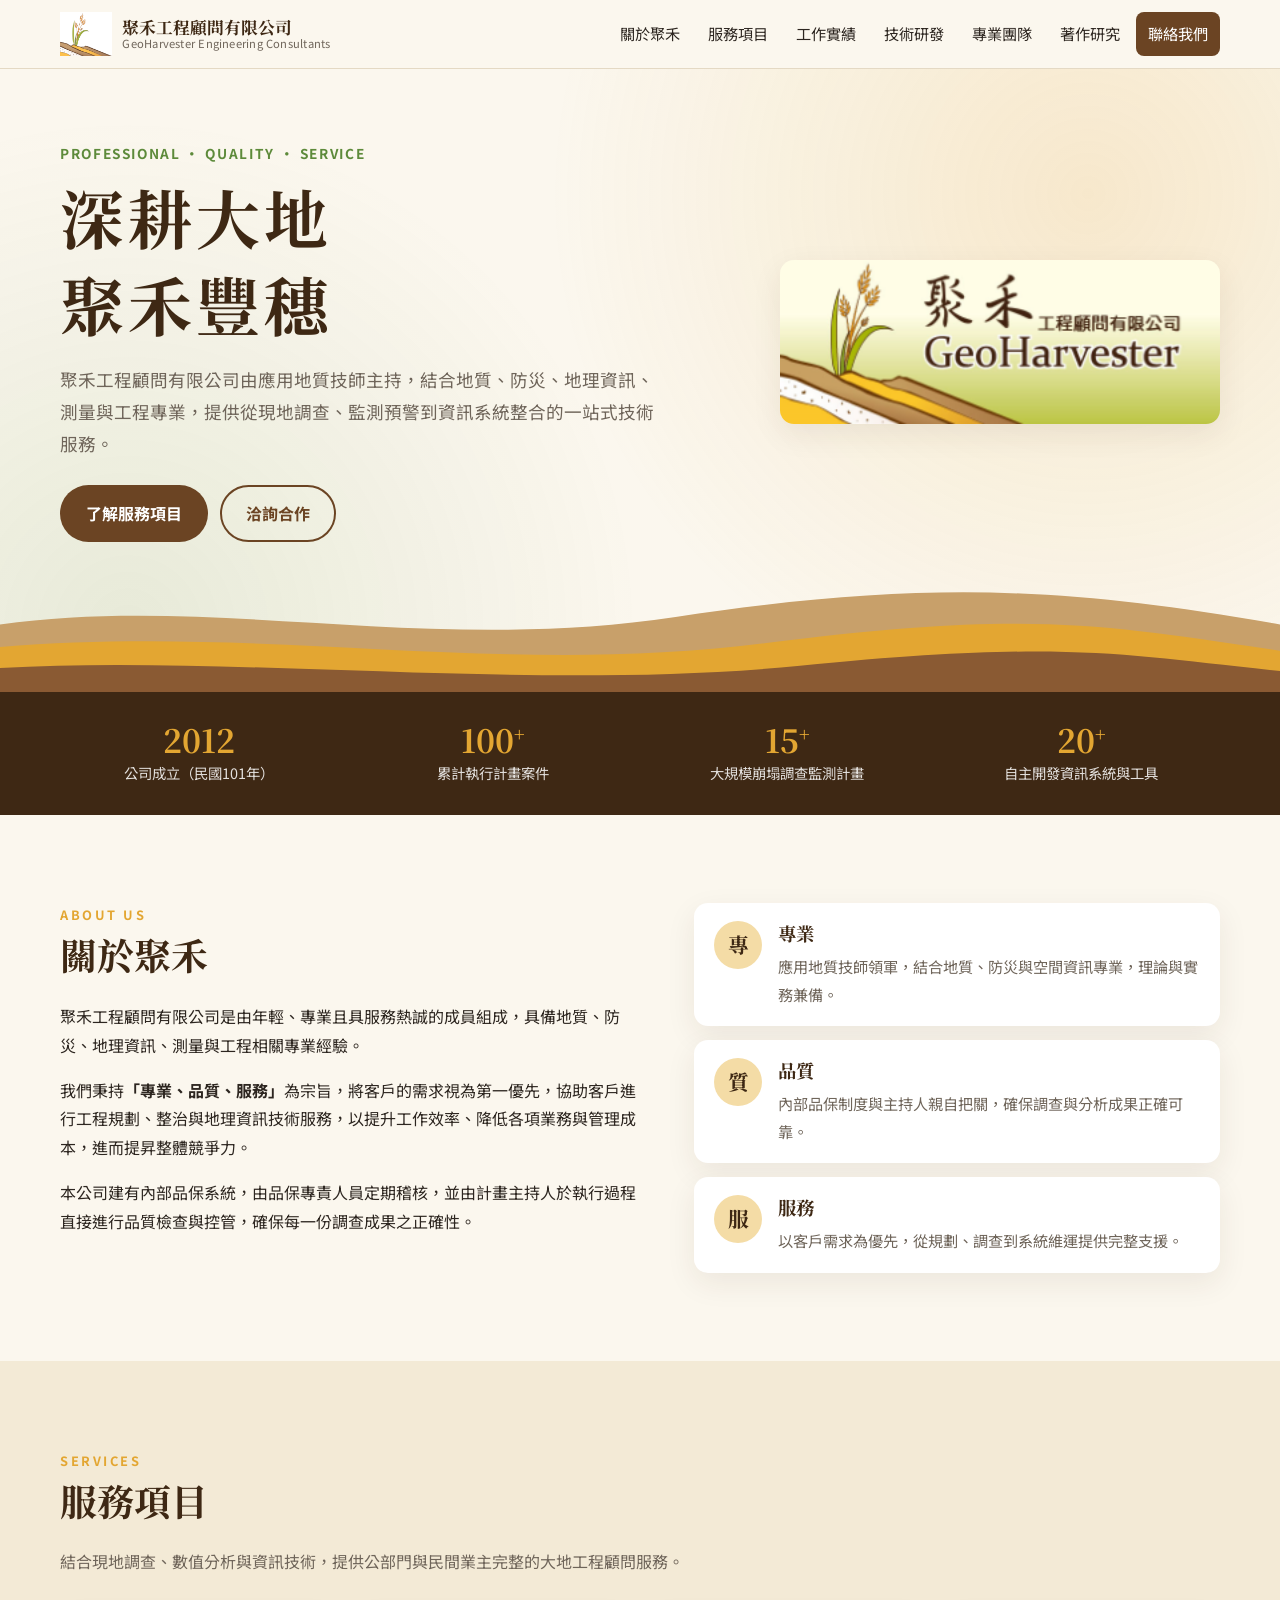
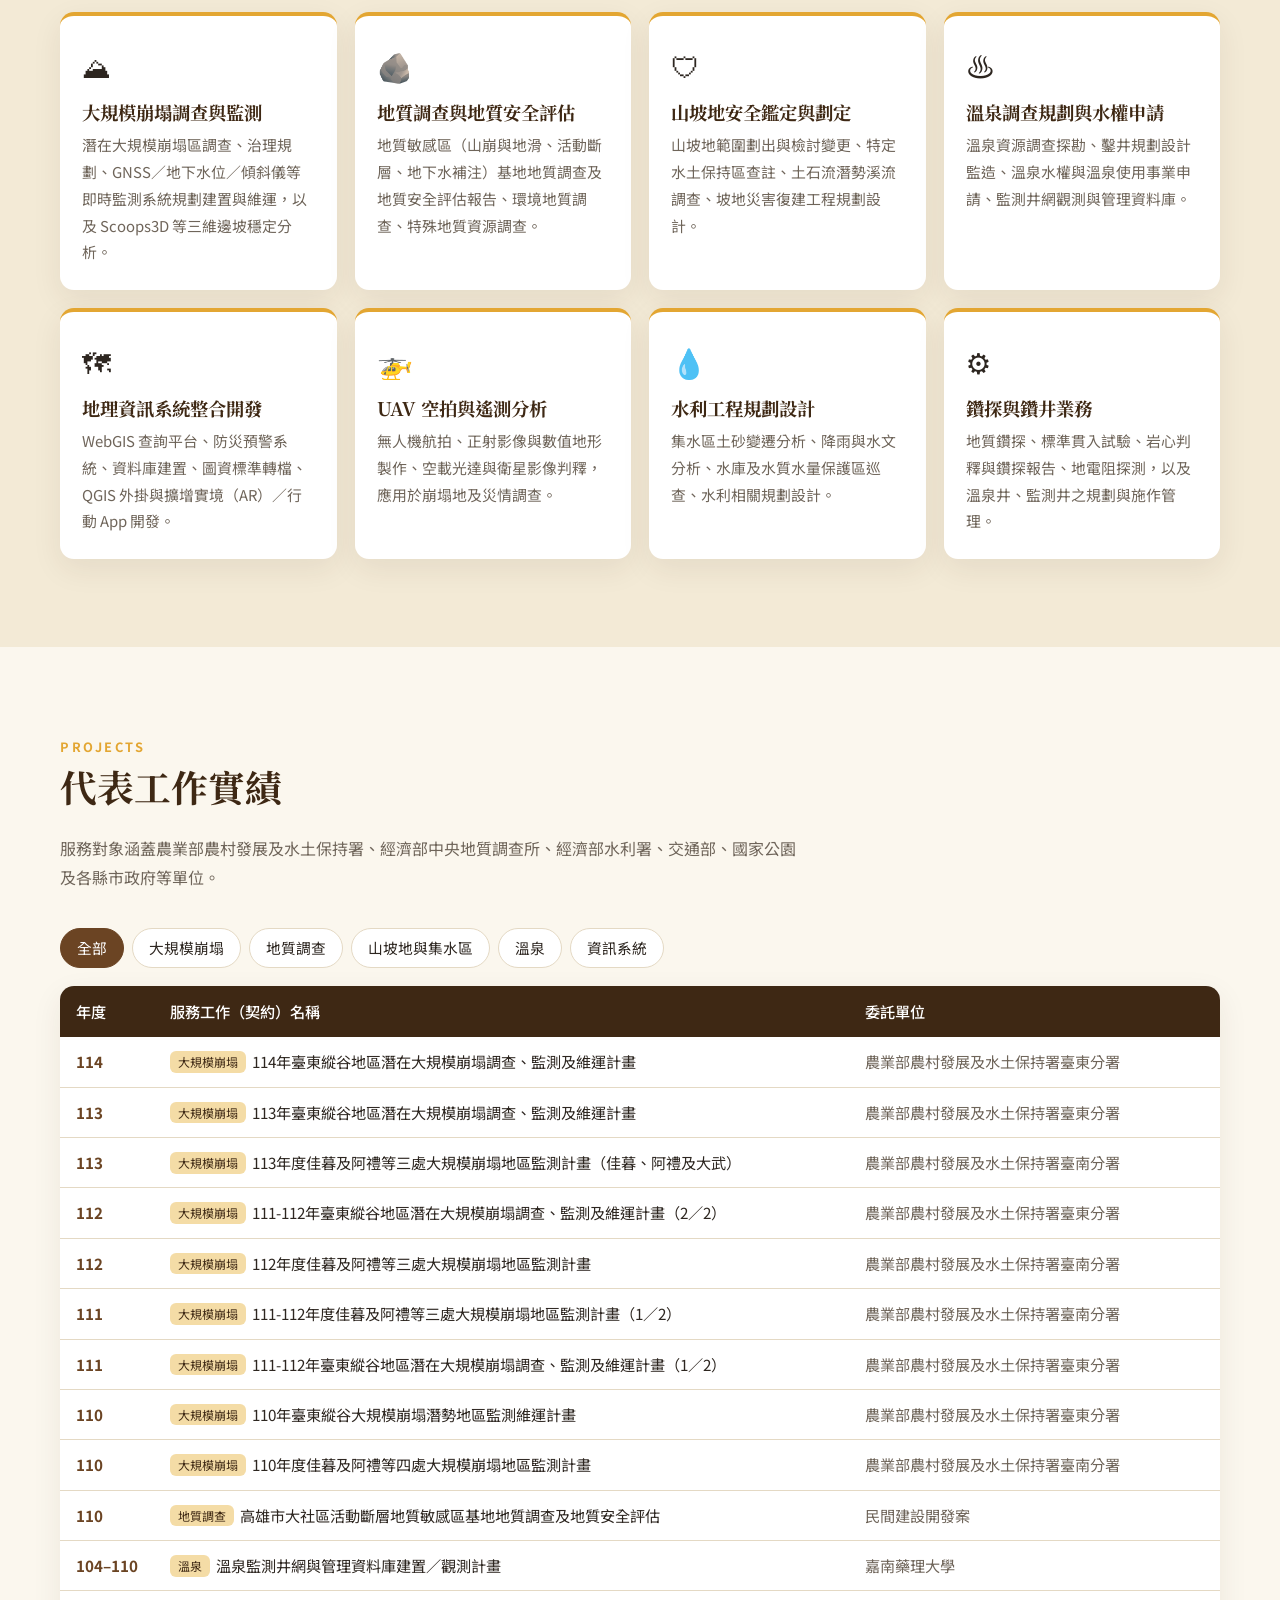
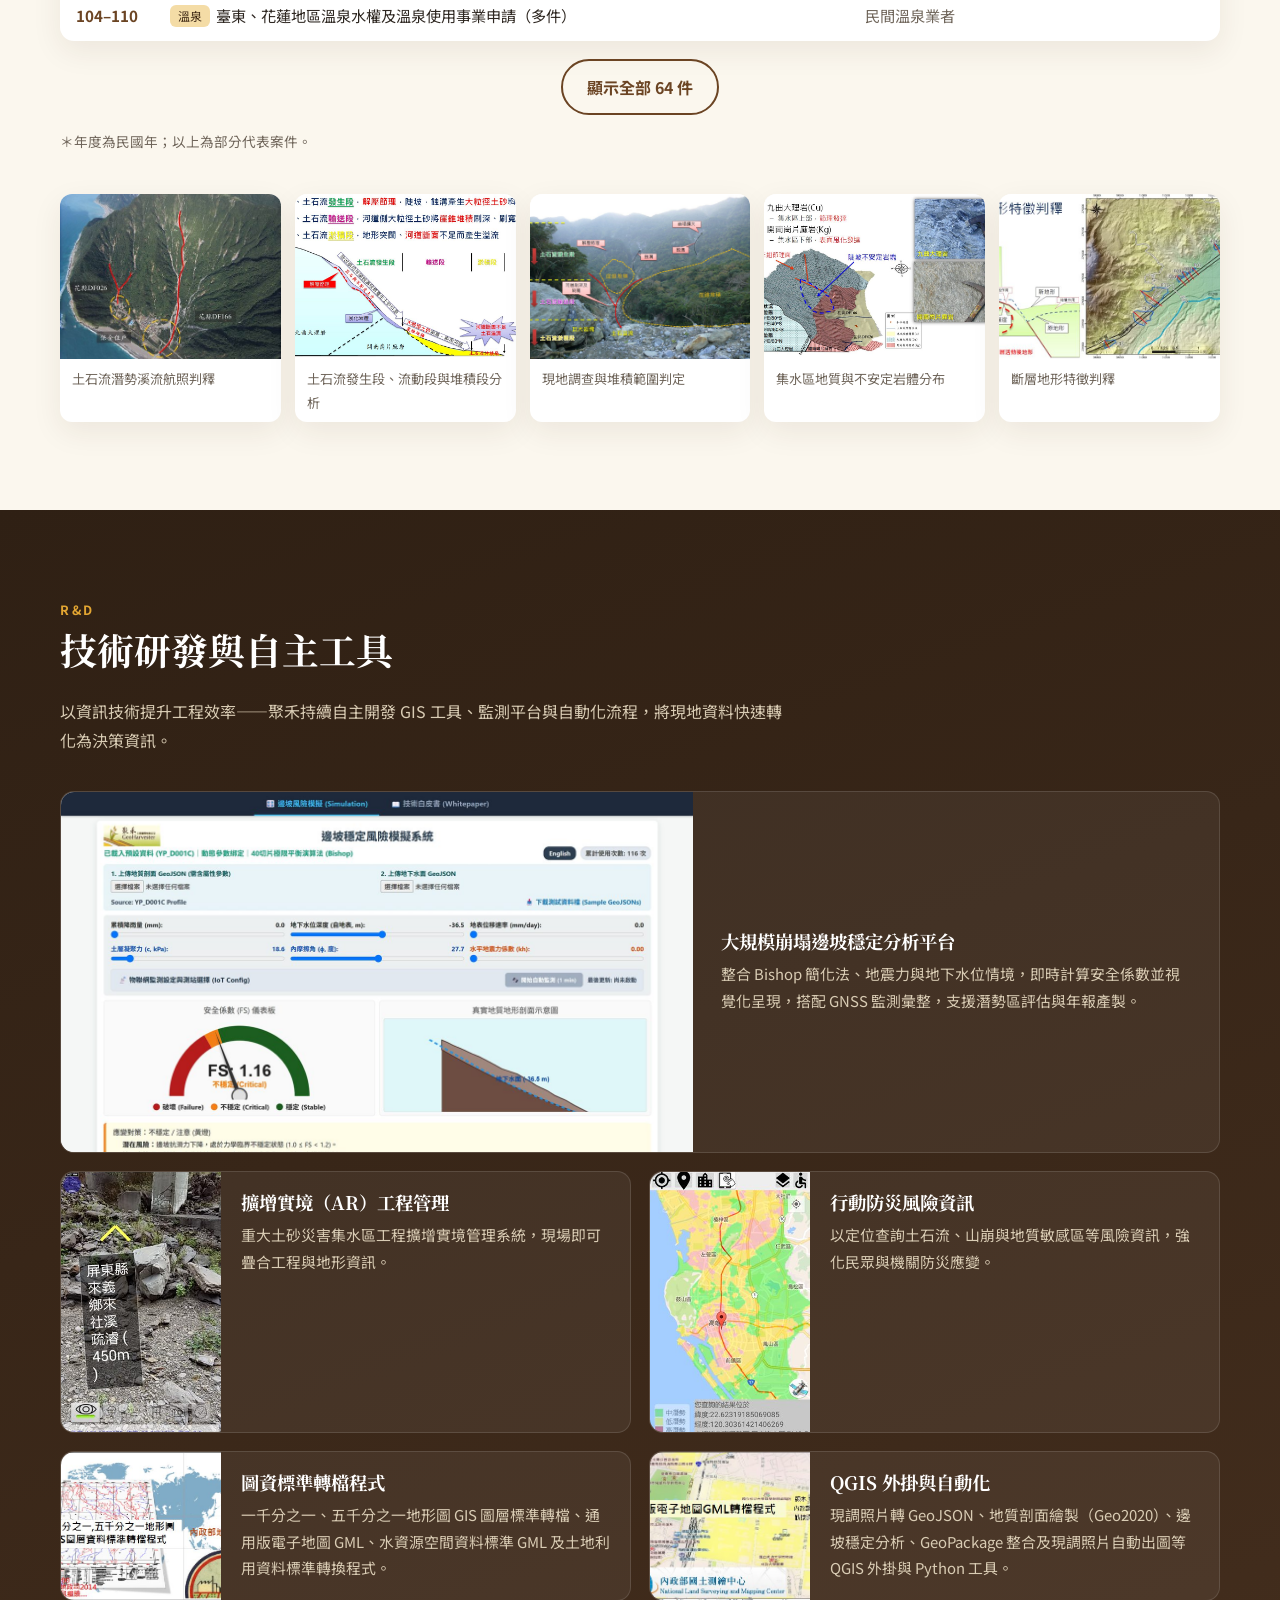
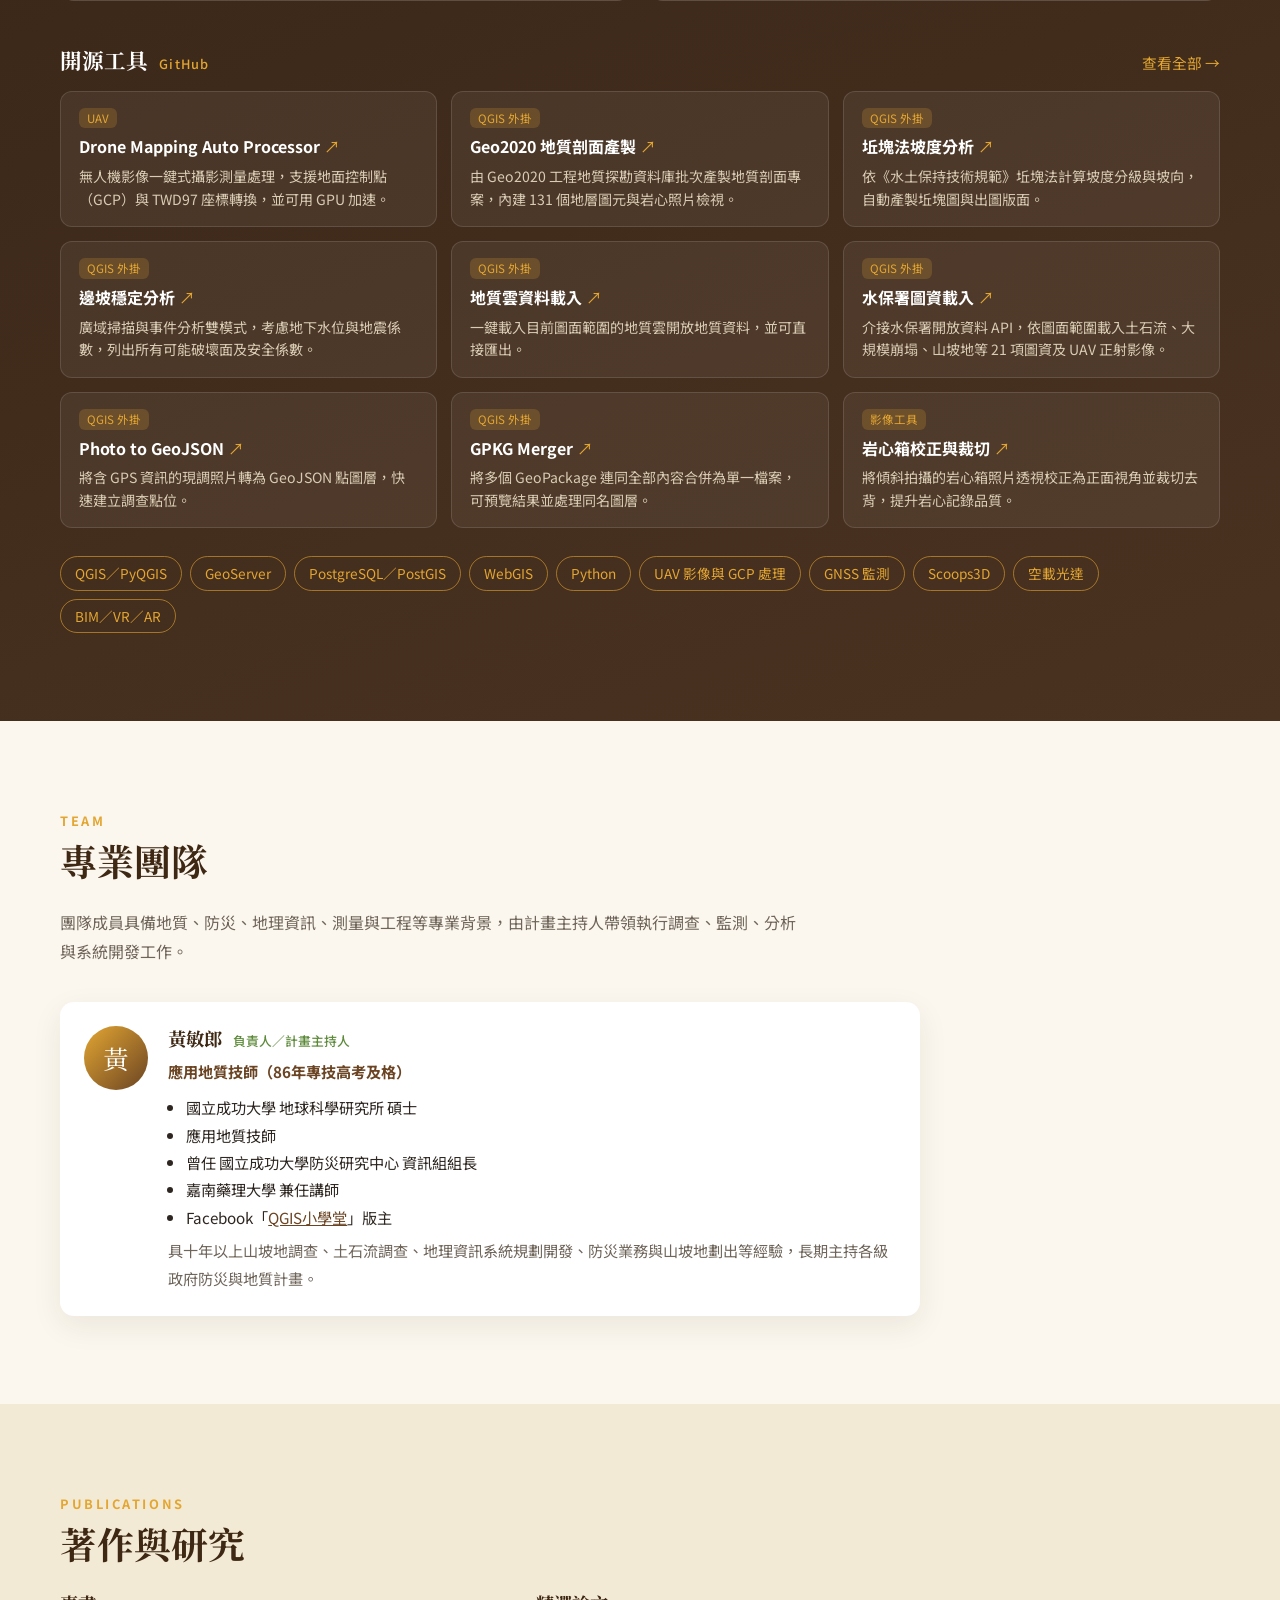
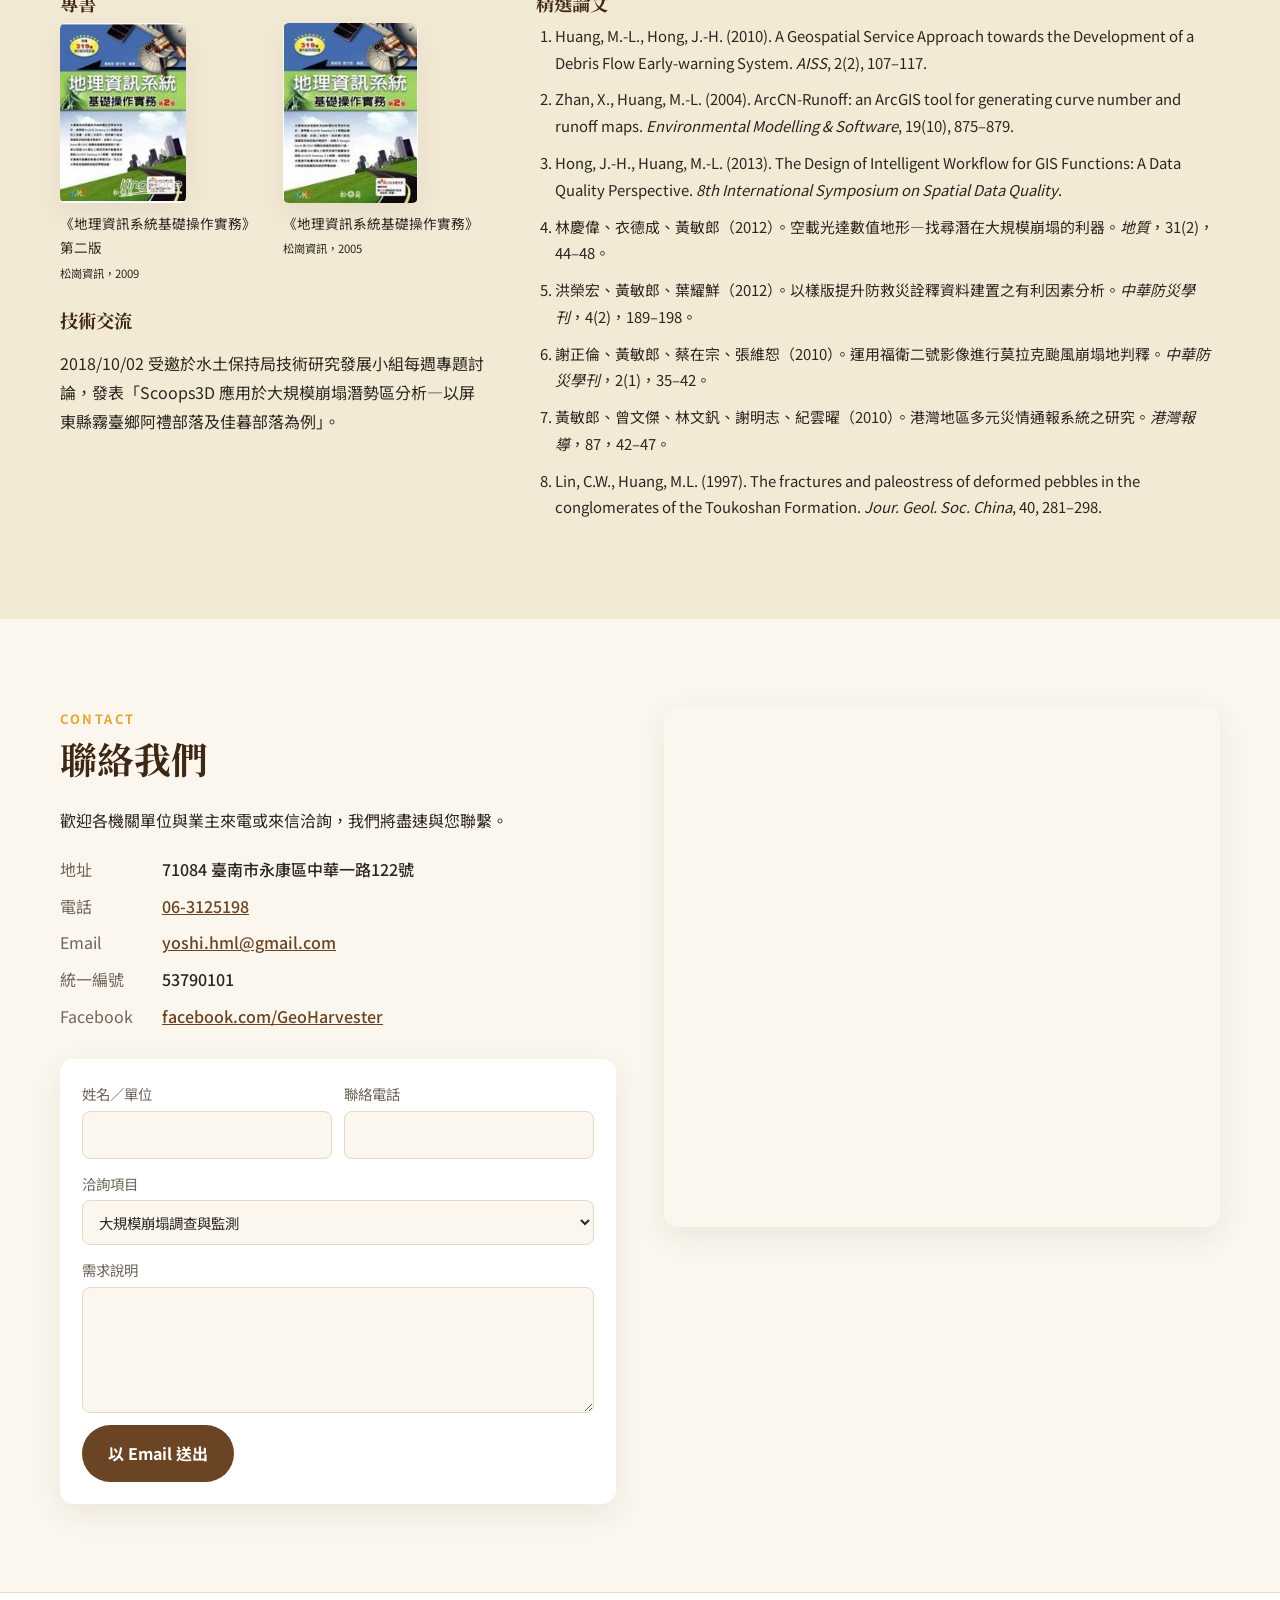
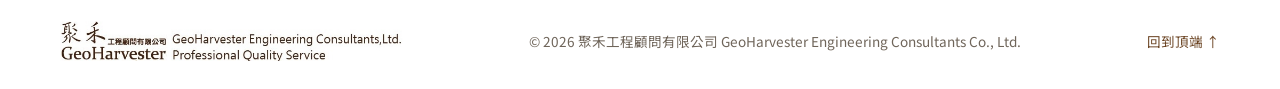
<file: index.html>
<!doctype html>
<html lang="zh-Hant-TW">
<head>
<meta charset="utf-8">
<meta name="viewport" content="width=device-width, initial-scale=1">
<title>聚禾工程顧問有限公司 GeoHarvester</title>
<meta name="description" content="聚禾工程顧問有限公司（GeoHarvester Engineering Consultants Co., Ltd.）—應用地質技師主持，專精大規模崩塌調查監測、地質安全評估、山坡地劃定、溫泉調查與水權申請、地理資訊系統整合開發。">
<meta property="og:title" content="聚禾工程顧問有限公司 GeoHarvester">
<meta property="og:description" content="專業、品質、服務｜地質調查・防災監測・地理資訊系統">
<meta property="og:image" content="assets/img/logo.png">
<link rel="icon" href="assets/img/rice.png">
<link rel="preconnect" href="https://fonts.googleapis.com">
<link rel="preconnect" href="https://fonts.gstatic.com" crossorigin>
<link href="https://fonts.googleapis.com/css2?family=Noto+Sans+TC:wght@400;500;700&family=Noto+Serif+TC:wght@600;700&display=swap" rel="stylesheet">
<link rel="stylesheet" href="assets/css/style.css">
</head>
<body>

<header class="site-header" id="top">
  <div class="wrap header-inner">
    <a class="brand" href="#top" aria-label="聚禾工程顧問有限公司 首頁">
      <img src="assets/img/rice.png" alt="" class="brand-mark">
      <span class="brand-text">
        <strong>聚禾工程顧問有限公司</strong>
        <small>GeoHarvester Engineering Consultants</small>
      </span>
    </a>
    <button class="nav-toggle" aria-label="開啟選單" aria-expanded="false" aria-controls="nav">
      <span></span><span></span><span></span>
    </button>
    <nav id="nav" class="nav">
      <a href="#about">關於聚禾</a>
      <a href="#services">服務項目</a>
      <a href="#projects">工作實績</a>
      <a href="#tech">技術研發</a>
      <a href="#team">專業團隊</a>
      <a href="#research">著作研究</a>
      <a href="#contact" class="nav-cta">聯絡我們</a>
    </nav>
  </div>
</header>

<main>

<!-- ===== Hero ===== -->
<section class="hero">
  <div class="wrap hero-inner">
    <div class="hero-copy">
      <p class="eyebrow">Professional · Quality · Service</p>
      <h1>深耕大地<br>聚禾豐穗</h1>
      <p class="lead">聚禾工程顧問有限公司由應用地質技師主持，結合地質、防災、地理資訊、測量與工程專業，提供從現地調查、監測預警到資訊系統整合的一站式技術服務。</p>
      <div class="hero-actions">
        <a href="#services" class="btn btn-primary">了解服務項目</a>
        <a href="#contact" class="btn btn-ghost">洽詢合作</a>
      </div>
    </div>
    <div class="hero-art" aria-hidden="true">
      <img src="assets/img/logo.png" alt="">
    </div>
  </div>
  <svg class="strata" viewBox="0 0 1440 160" preserveAspectRatio="none" aria-hidden="true">
    <path d="M0 70 C 240 30, 480 110, 760 60 S 1200 20, 1440 70 L1440 160 L0 160Z" fill="#c8a06a"/>
    <path d="M0 100 C 300 70, 560 140, 860 95 S 1240 70, 1440 105 L1440 160 L0 160Z" fill="#e3a632"/>
    <path d="M0 128 C 260 110, 600 160, 900 125 S 1260 110, 1440 132 L1440 160 L0 160Z" fill="#8a5a33"/>
  </svg>
</section>

<!-- ===== Stats ===== -->
<section class="stats">
  <div class="wrap stats-grid">
    <div class="stat"><b>2012</b><span>公司成立（民國101年）</span></div>
    <div class="stat"><b>100<sup>+</sup></b><span>累計執行計畫案件</span></div>
    <div class="stat"><b>15<sup>+</sup></b><span>大規模崩塌調查監測計畫</span></div>
    <div class="stat"><b>20<sup>+</sup></b><span>自主開發資訊系統與工具</span></div>
  </div>
</section>

<!-- ===== About ===== -->
<section id="about" class="section">
  <div class="wrap about-grid">
    <div>
      <p class="kicker">ABOUT US</p>
      <h2>關於聚禾</h2>
      <p>聚禾工程顧問有限公司是由年輕、專業且具服務熱誠的成員組成，具備地質、防災、地理資訊、測量與工程相關專業經驗。</p>
      <p>我們秉持<strong>「專業、品質、服務」</strong>為宗旨，將客戶的需求視為第一優先，協助客戶進行工程規劃、整治與地理資訊技術服務，以提升工作效率、降低各項業務與管理成本，進而提昇整體競爭力。</p>
      <p>本公司建有內部品保系統，由品保專責人員定期稽核，並由計畫主持人於執行過程直接進行品質檢查與控管，確保每一份調查成果之正確性。</p>
    </div>
    <div class="about-values">
      <div class="value"><span class="value-icon">專</span><div><h3>專業</h3><p>應用地質技師領軍，結合地質、防災與空間資訊專業，理論與實務兼備。</p></div></div>
      <div class="value"><span class="value-icon">質</span><div><h3>品質</h3><p>內部品保制度與主持人親自把關，確保調查與分析成果正確可靠。</p></div></div>
      <div class="value"><span class="value-icon">服</span><div><h3>服務</h3><p>以客戶需求為優先，從規劃、調查到系統維運提供完整支援。</p></div></div>
    </div>
  </div>
</section>

<!-- ===== Services ===== -->
<section id="services" class="section section-alt">
  <div class="wrap">
    <p class="kicker">SERVICES</p>
    <h2>服務項目</h2>
    <p class="section-lead">結合現地調查、數值分析與資訊技術，提供公部門與民間業主完整的大地工程顧問服務。</p>
    <div class="cards">
      <article class="card">
        <div class="card-icon" aria-hidden="true">⛰</div>
        <h3>大規模崩塌調查與監測</h3>
        <p>潛在大規模崩塌區調查、治理規劃、GNSS／地下水位／傾斜儀等即時監測系統規劃建置與維運，以及 Scoops3D 等三維邊坡穩定分析。</p>
      </article>
      <article class="card">
        <div class="card-icon" aria-hidden="true">🪨</div>
        <h3>地質調查與地質安全評估</h3>
        <p>地質敏感區（山崩與地滑、活動斷層、地下水補注）基地地質調查及地質安全評估報告、環境地質調查、特殊地質資源調查。</p>
      </article>
      <article class="card">
        <div class="card-icon" aria-hidden="true">🛡</div>
        <h3>山坡地安全鑑定與劃定</h3>
        <p>山坡地範圍劃出與檢討變更、特定水土保持區查註、土石流潛勢溪流調查、坡地災害復建工程規劃設計。</p>
      </article>
      <article class="card">
        <div class="card-icon" aria-hidden="true">♨</div>
        <h3>溫泉調查規劃與水權申請</h3>
        <p>溫泉資源調查探勘、鑿井規劃設計監造、溫泉水權與溫泉使用事業申請、監測井網觀測與管理資料庫。</p>
      </article>
      <article class="card">
        <div class="card-icon" aria-hidden="true">🗺</div>
        <h3>地理資訊系統整合開發</h3>
        <p>WebGIS 查詢平台、防災預警系統、資料庫建置、圖資標準轉檔、QGIS 外掛與擴增實境（AR）／行動 App 開發。</p>
      </article>
      <article class="card">
        <div class="card-icon" aria-hidden="true">🚁</div>
        <h3>UAV 空拍與遙測分析</h3>
        <p>無人機航拍、正射影像與數值地形製作、空載光達與衛星影像判釋，應用於崩塌地及災情調查。</p>
      </article>
      <article class="card">
        <div class="card-icon" aria-hidden="true">💧</div>
        <h3>水利工程規劃設計</h3>
        <p>集水區土砂變遷分析、降雨與水文分析、水庫及水質水量保護區巡查、水利相關規劃設計。</p>
      </article>
      <article class="card">
        <div class="card-icon" aria-hidden="true">⚙</div>
        <h3>鑽探與鑽井業務</h3>
        <p>地質鑽探、標準貫入試驗、岩心判釋與鑽探報告、地電阻探測，以及溫泉井、監測井之規劃與施作管理。</p>
      </article>
    </div>
  </div>
</section>

<!-- ===== Projects ===== -->
<section id="projects" class="section">
  <div class="wrap">
    <p class="kicker">PROJECTS</p>
    <h2>代表工作實績</h2>
    <p class="section-lead">服務對象涵蓋農業部農村發展及水土保持署、經濟部中央地質調查所、經濟部水利署、交通部、國家公園及各縣市政府等單位。</p>
    <div class="filters" role="tablist" aria-label="實績分類"></div>
    <div class="project-table-wrap">
      <table class="project-table">
        <thead><tr><th>年度</th><th>服務工作（契約）名稱</th><th>委託單位</th></tr></thead>
        <tbody id="project-rows"></tbody>
      </table>
    </div>
    <button type="button" id="project-more" class="btn btn-ghost more-btn" hidden></button>
    <p class="note">＊年度為民國年；以上為部分代表案件。</p>

    <div class="gallery">
      <figure><img src="assets/img/aerial-df026.jpg" alt="土石流潛勢溪流航照判釋" loading="lazy"><figcaption>土石流潛勢溪流航照判釋</figcaption></figure>
      <figure><img src="assets/img/debris-diagram.jpg" alt="土石流發生、流動與堆積段分析示意" loading="lazy"><figcaption>土石流發生段、流動段與堆積段分析</figcaption></figure>
      <figure><img src="assets/img/debris-field.jpg" alt="土石流現地調查" loading="lazy"><figcaption>現地調查與堆積範圍判定</figcaption></figure>
      <figure><img src="assets/img/geology-map.jpg" alt="集水區地質與岩性分布" loading="lazy"><figcaption>集水區地質與不安定岩體分布</figcaption></figure>
      <figure><img src="assets/img/fault.jpg" alt="地震斷層地形特徵判釋" loading="lazy"><figcaption>斷層地形特徵判釋</figcaption></figure>
    </div>
  </div>
</section>

<!-- ===== Tech ===== -->
<section id="tech" class="section section-dark">
  <div class="wrap">
    <p class="kicker">R&amp;D</p>
    <h2>技術研發與自主工具</h2>
    <p class="section-lead">以資訊技術提升工程效率——聚禾持續自主開發 GIS 工具、監測平台與自動化流程，將現地資料快速轉化為決策資訊。</p>
    <div class="tech-grid">
      <article class="tech-item tech-wide">
        <img src="assets/img/slope-app.jpg" alt="大規模崩塌邊坡穩定分析網頁" loading="lazy">
        <div>
          <h3>大規模崩塌邊坡穩定分析平台</h3>
          <p>整合 Bishop 簡化法、地震力與地下水位情境，即時計算安全係數並視覺化呈現，搭配 GNSS 監測彙整，支援潛勢區評估與年報產製。</p>
        </div>
      </article>
      <article class="tech-item">
        <img src="assets/img/app-ar.jpg" alt="擴增實境管理系統 App" loading="lazy">
        <div><h3>擴增實境（AR）工程管理</h3><p>重大土砂災害集水區工程擴增實境管理系統，現場即可疊合工程與地形資訊。</p></div>
      </article>
      <article class="tech-item">
        <img src="assets/img/app-risk.jpg" alt="風險資訊行動 App" loading="lazy">
        <div><h3>行動防災風險資訊</h3><p>以定位查詢土石流、山崩與地質敏感區等風險資訊，強化民眾與機關防災應變。</p></div>
      </article>
      <article class="tech-item">
        <img src="assets/img/topo-tool.jpg" alt="地形圖資料標準轉檔程式" loading="lazy">
        <div><h3>圖資標準轉檔程式</h3><p>一千分之一、五千分之一地形圖 GIS 圖層標準轉檔、通用版電子地圖 GML、水資源空間資料標準 GML 及土地利用資料標準轉換程式。</p></div>
      </article>
      <article class="tech-item">
        <img src="assets/img/gml-tool.jpg" alt="通用版電子地圖 GML 轉檔程式" loading="lazy">
        <div><h3>QGIS 外掛與自動化</h3><p>現調照片轉 GeoJSON、地質剖面繪製（Geo2020）、邊坡穩定分析、GeoPackage 整合及現調照片自動出圖等 QGIS 外掛與 Python 工具。</p></div>
      </article>
    </div>
    <div class="oss-head">
      <h3>開源工具 <small>GitHub</small></h3>
      <a href="https://github.com/yoshihuang" target="_blank" rel="noopener" class="oss-all">查看全部 →</a>
    </div>
    <div class="oss-grid">
      <a class="oss" href="https://github.com/yoshihuang/Drone-Mapping-Auto-Processor" target="_blank" rel="noopener">
        <span class="oss-type">UAV</span>
        <b>Drone Mapping Auto Processor</b>
        <span>無人機影像一鍵式攝影測量處理，支援地面控制點（GCP）與 TWD97 座標轉換，並可用 GPU 加速。</span>
      </a>
      <a class="oss" href="https://github.com/yoshihuang/QGIS-Geo2020-Profile" target="_blank" rel="noopener">
        <span class="oss-type">QGIS 外掛</span>
        <b>Geo2020 地質剖面產製</b>
        <span>由 Geo2020 工程地質探勘資料庫批次產製地質剖面專案，內建 131 個地層圖元與岩心照片檢視。</span>
      </a>
      <a class="oss" href="https://github.com/yoshihuang/swc_grid_slope" target="_blank" rel="noopener">
        <span class="oss-type">QGIS 外掛</span>
        <b>坵塊法坡度分析</b>
        <span>依《水土保持技術規範》坵塊法計算坡度分級與坡向，自動產製坵塊圖與出圖版面。</span>
      </a>
      <a class="oss" href="https://github.com/yoshihuang/QGIS-Slope-Stability-Analysis" target="_blank" rel="noopener">
        <span class="oss-type">QGIS 外掛</span>
        <b>邊坡穩定分析</b>
        <span>廣域掃描與事件分析雙模式，考慮地下水位與地震係數，列出所有可能破壞面及安全係數。</span>
      </a>
      <a class="oss" href="https://github.com/yoshihuang/geologycloud_loader" target="_blank" rel="noopener">
        <span class="oss-type">QGIS 外掛</span>
        <b>地質雲資料載入</b>
        <span>一鍵載入目前圖面範圍的地質雲開放地質資料，並可直接匯出。</span>
      </a>
      <a class="oss" href="https://github.com/yoshihuang/ardswc_loader" target="_blank" rel="noopener">
        <span class="oss-type">QGIS 外掛</span>
        <b>水保署圖資載入</b>
        <span>介接水保署開放資料 API，依圖面範圍載入土石流、大規模崩塌、山坡地等 21 項圖資及 UAV 正射影像。</span>
      </a>
      <a class="oss" href="https://github.com/yoshihuang/QGIS-Photo-to-GeoJson" target="_blank" rel="noopener">
        <span class="oss-type">QGIS 外掛</span>
        <b>Photo to GeoJSON</b>
        <span>將含 GPS 資訊的現調照片轉為 GeoJSON 點圖層，快速建立調查點位。</span>
      </a>
      <a class="oss" href="https://github.com/yoshihuang/qgis-gpkg-merger" target="_blank" rel="noopener">
        <span class="oss-type">QGIS 外掛</span>
        <b>GPKG Merger</b>
        <span>將多個 GeoPackage 連同全部內容合併為單一檔案，可預覽結果並處理同名圖層。</span>
      </a>
      <a class="oss" href="https://github.com/yoshihuang/Core-Box-Rectifier" target="_blank" rel="noopener">
        <span class="oss-type">影像工具</span>
        <b>岩心箱校正與裁切</b>
        <span>將傾斜拍攝的岩心箱照片透視校正為正面視角並裁切去背，提升岩心記錄品質。</span>
      </a>
    </div>

    <ul class="tags">
      <li>QGIS／PyQGIS</li><li>GeoServer</li><li>PostgreSQL／PostGIS</li><li>WebGIS</li><li>Python</li>
      <li>UAV 影像與 GCP 處理</li><li>GNSS 監測</li><li>Scoops3D</li><li>空載光達</li><li>BIM／VR／AR</li>
    </ul>
  </div>
</section>

<!-- ===== Team ===== -->
<section id="team" class="section">
  <div class="wrap">
    <p class="kicker">TEAM</p>
    <h2>專業團隊</h2>
    <p class="section-lead">團隊成員具備地質、防災、地理資訊、測量與工程等專業背景，由計畫主持人帶領執行調查、監測、分析與系統開發工作。</p>
    <div class="team-grid">
      <article class="person person-lead">
        <div class="avatar" aria-hidden="true">黃</div>
        <div>
          <h3>黃敏郎 <small>負責人／計畫主持人</small></h3>
          <p class="role">應用地質技師（86年專技高考及格）</p>
          <ul>
            <li>國立成功大學 地球科學研究所 碩士</li>
            <li>應用地質技師</li>
            <li>曾任 國立成功大學防災研究中心 資訊組組長</li>
            <li>嘉南藥理大學 兼任講師</li>
            <li>Facebook「<a href="https://www.facebook.com/groups/600385406707053" target="_blank" rel="noopener">QGIS小學堂</a>」版主</li>
          </ul>
          <p>具十年以上山坡地調查、土石流調查、地理資訊系統規劃開發、防災業務與山坡地劃出等經驗，長期主持各級政府防災與地質計畫。</p>
        </div>
      </article>
    </div>
  </div>
</section>

<!-- ===== Research ===== -->
<section id="research" class="section section-alt">
  <div class="wrap">
    <p class="kicker">PUBLICATIONS</p>
    <h2>著作與研究</h2>
    <div class="research-grid">
      <div class="books">
        <h3>專書</h3>
        <div class="book-row">
          <figure><img src="assets/img/book2.jpg" alt="地理資訊系統基礎操作實務 第二版" loading="lazy"><figcaption>《地理資訊系統基礎操作實務》第二版<br><small>松崗資訊，2009</small></figcaption></figure>
          <figure><img src="assets/img/book1.jpg" alt="地理資訊系統基礎操作實務 第一版" loading="lazy"><figcaption>《地理資訊系統基礎操作實務》<br><small>松崗資訊，2005</small></figcaption></figure>
        </div>
        <h3>技術交流</h3>
        <p>2018/10/02 受邀於水土保持局技術研究發展小組每週專題討論，發表「Scoops3D 應用於大規模崩塌潛勢區分析—以屏東縣霧臺鄉阿禮部落及佳暮部落為例」。</p>
      </div>
      <div>
        <h3>精選論文</h3>
        <ol class="papers">
          <li>Huang, M.-L., Hong, J.-H. (2010). A Geospatial Service Approach towards the Development of a Debris Flow Early-warning System. <em>AISS</em>, 2(2), 107–117.</li>
          <li>Zhan, X., Huang, M.-L. (2004). ArcCN-Runoff: an ArcGIS tool for generating curve number and runoff maps. <em>Environmental Modelling &amp; Software</em>, 19(10), 875–879.</li>
          <li>Hong, J.-H., Huang, M.-L. (2013). The Design of Intelligent Workflow for GIS Functions: A Data Quality Perspective. <em>8th International Symposium on Spatial Data Quality</em>.</li>
          <li>林慶偉、衣德成、黃敏郎（2012）。空載光達數值地形—找尋潛在大規模崩塌的利器。<em>地質</em>，31(2)，44–48。</li>
          <li>洪榮宏、黃敏郎、葉耀鮮（2012）。以樣版提升防救災詮釋資料建置之有利因素分析。<em>中華防災學刊</em>，4(2)，189–198。</li>
          <li>謝正倫、黃敏郎、蔡在宗、張維恕（2010）。運用福衛二號影像進行莫拉克颱風崩塌地判釋。<em>中華防災學刊</em>，2(1)，35–42。</li>
          <li>黃敏郎、曾文傑、林文釩、謝明志、紀雲曜（2010）。港灣地區多元災情通報系統之研究。<em>港灣報導</em>，87，42–47。</li>
          <li>Lin, C.W., Huang, M.L. (1997). The fractures and paleostress of deformed pebbles in the conglomerates of the Toukoshan Formation. <em>Jour. Geol. Soc. China</em>, 40, 281–298.</li>
        </ol>
      </div>
    </div>
  </div>
</section>

<!-- ===== Contact ===== -->
<section id="contact" class="section contact">
  <div class="wrap contact-grid">
    <div>
      <p class="kicker">CONTACT</p>
      <h2>聯絡我們</h2>
      <p>歡迎各機關單位與業主來電或來信洽詢，我們將盡速與您聯繫。</p>
      <dl class="contact-list">
        <dt>地址</dt><dd>71084 臺南市永康區中華一路122號</dd>
        <dt>電話</dt><dd><a href="tel:+88663125198">06-3125198</a></dd>
        <dt>Email</dt><dd><a href="mailto:yoshi.hml@gmail.com">yoshi.hml@gmail.com</a></dd>
        <dt>統一編號</dt><dd>53790101</dd>
        <dt>Facebook</dt><dd><a href="https://www.facebook.com/GeoHarvester" target="_blank" rel="noopener">facebook.com/GeoHarvester</a></dd>
      </dl>
      <form class="contact-form" id="contact-form">
        <div class="row">
          <label>姓名／單位<input name="name" required></label>
          <label>聯絡電話<input name="phone" type="tel"></label>
        </div>
        <label>洽詢項目
          <select name="topic">
            <option>大規模崩塌調查與監測</option>
            <option>地質調查與地質安全評估</option>
            <option>山坡地安全鑑定與劃定</option>
            <option>溫泉調查規劃與水權申請</option>
            <option>地理資訊系統整合開發</option>
            <option>其他</option>
          </select>
        </label>
        <label>需求說明<textarea name="message" rows="4" required></textarea></label>
        <button class="btn btn-primary" type="submit">以 Email 送出</button>
      </form>
    </div>
    <div class="map">
      <iframe title="聚禾工程顧問有限公司 地圖" loading="lazy" referrerpolicy="no-referrer-when-downgrade"
        src="https://www.google.com/maps?q=%E8%87%BA%E5%8D%97%E5%B8%82%E6%B0%B8%E5%BA%B7%E5%8D%80%E4%B8%AD%E8%8F%AF%E4%B8%80%E8%B7%AF122%E8%99%9F&amp;output=embed"></iframe>
    </div>
  </div>
</section>

</main>

<footer class="site-footer">
  <div class="wrap footer-inner">
    <img src="assets/img/logo-wide.png" alt="聚禾工程顧問有限公司 GeoHarvester" class="footer-logo">
    <p>© <span id="year"></span> 聚禾工程顧問有限公司 GeoHarvester Engineering Consultants Co., Ltd.</p>
    <a href="#top" class="to-top">回到頂端 ↑</a>
  </div>
</footer>

<script src="assets/data/projects.js"></script>
<script src="assets/js/main.js"></script>
</body>
</html>
</file>
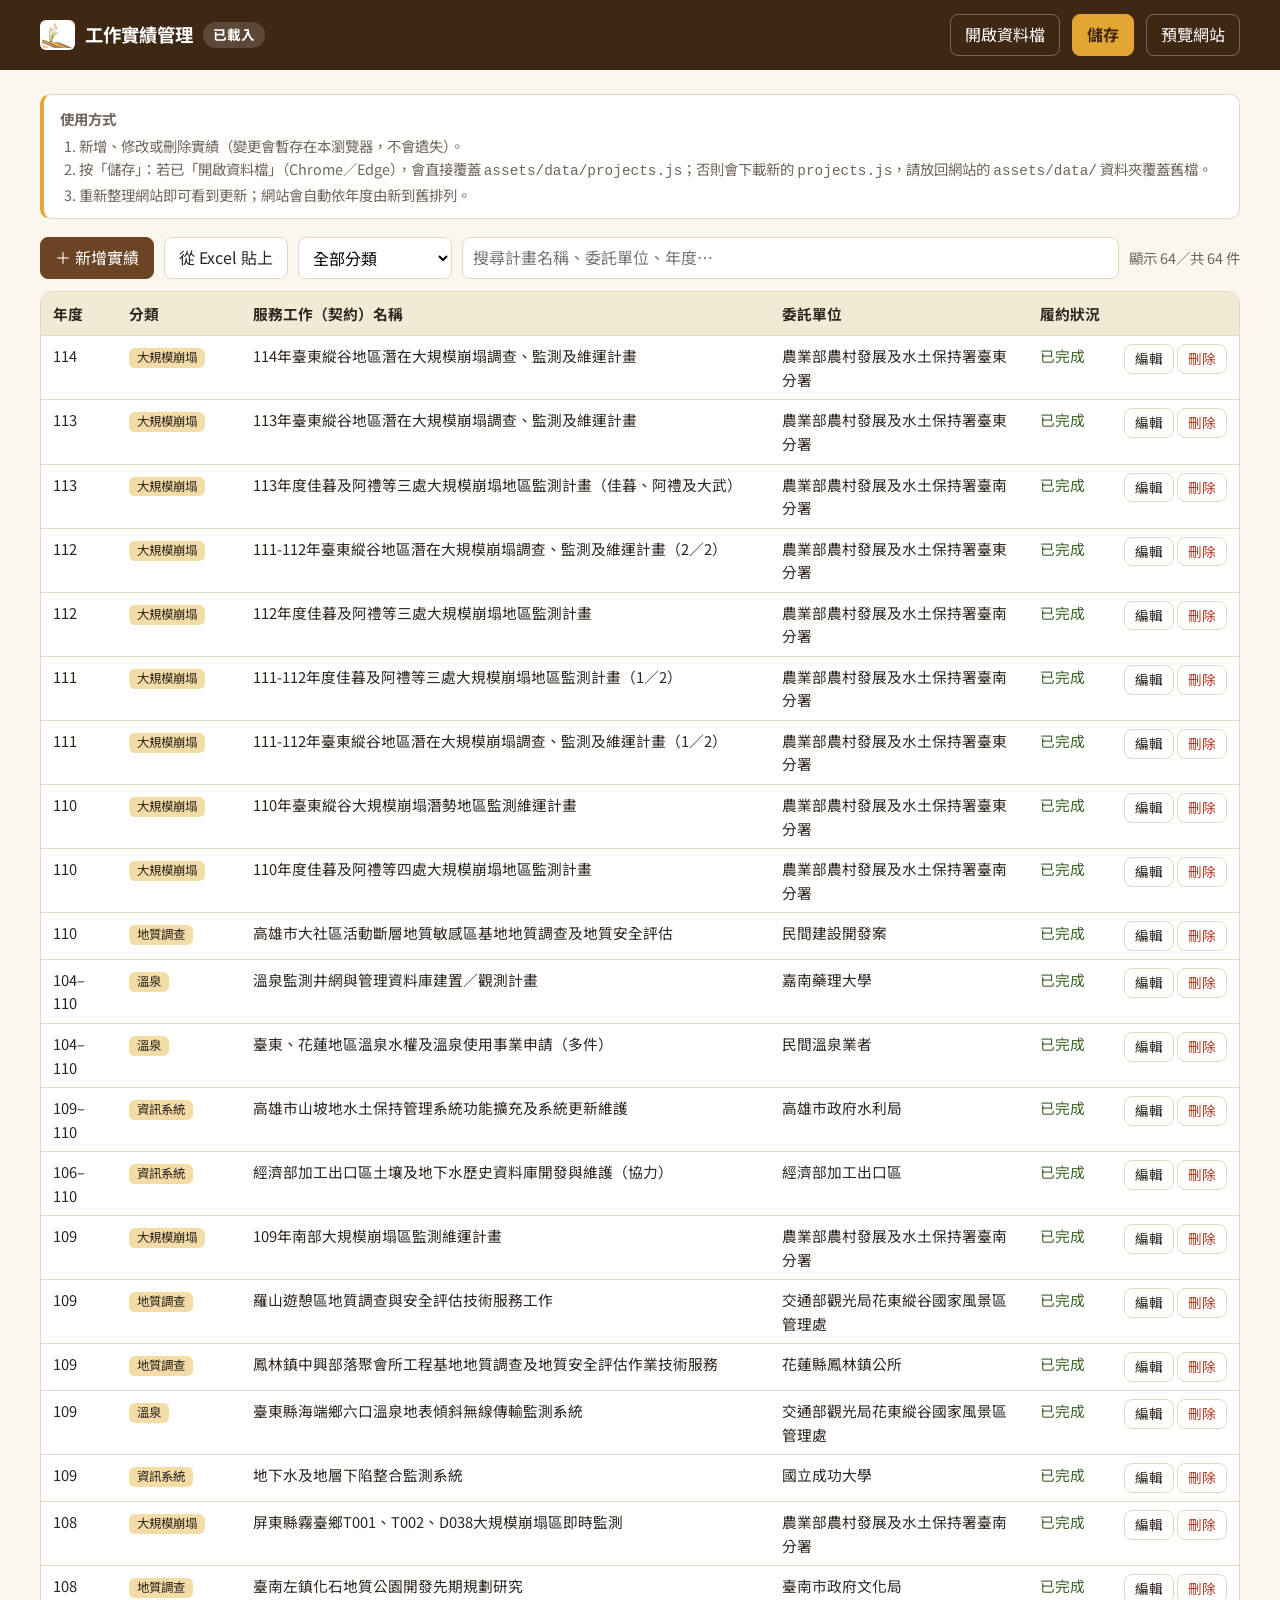
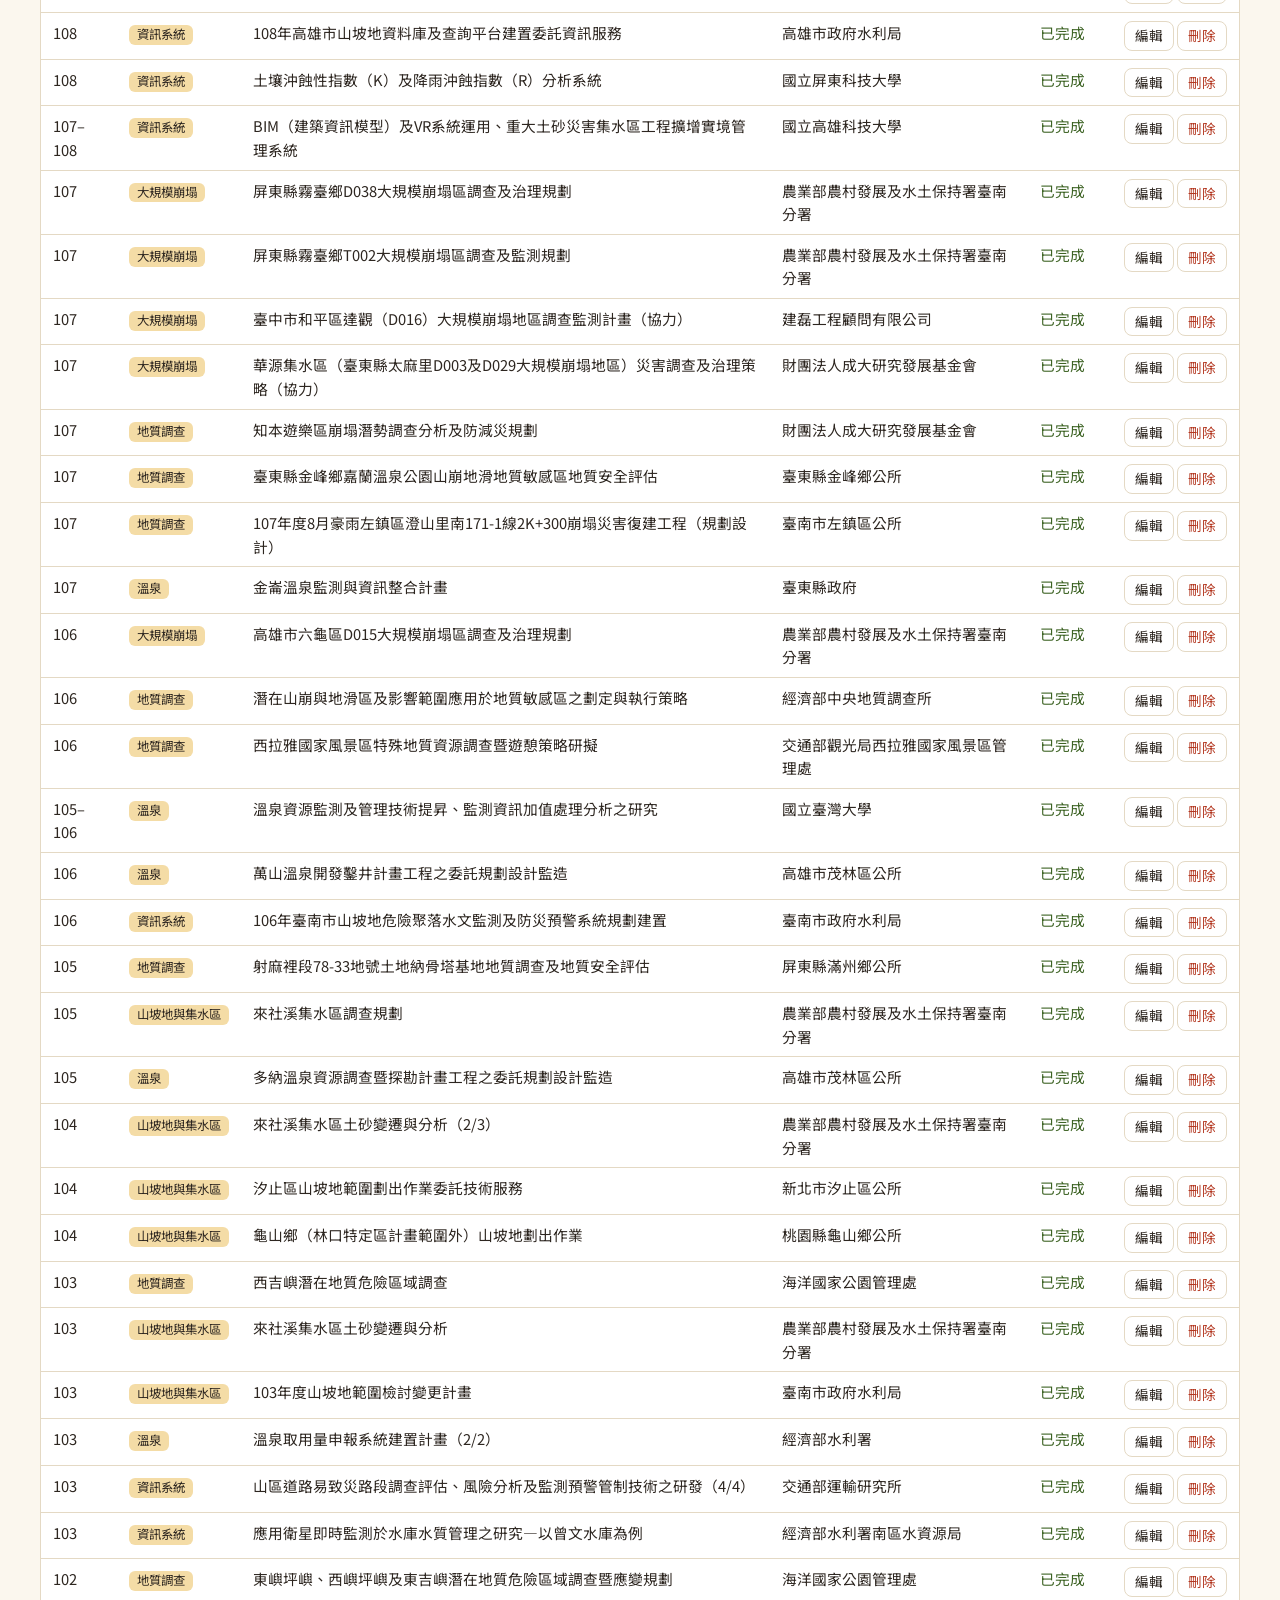
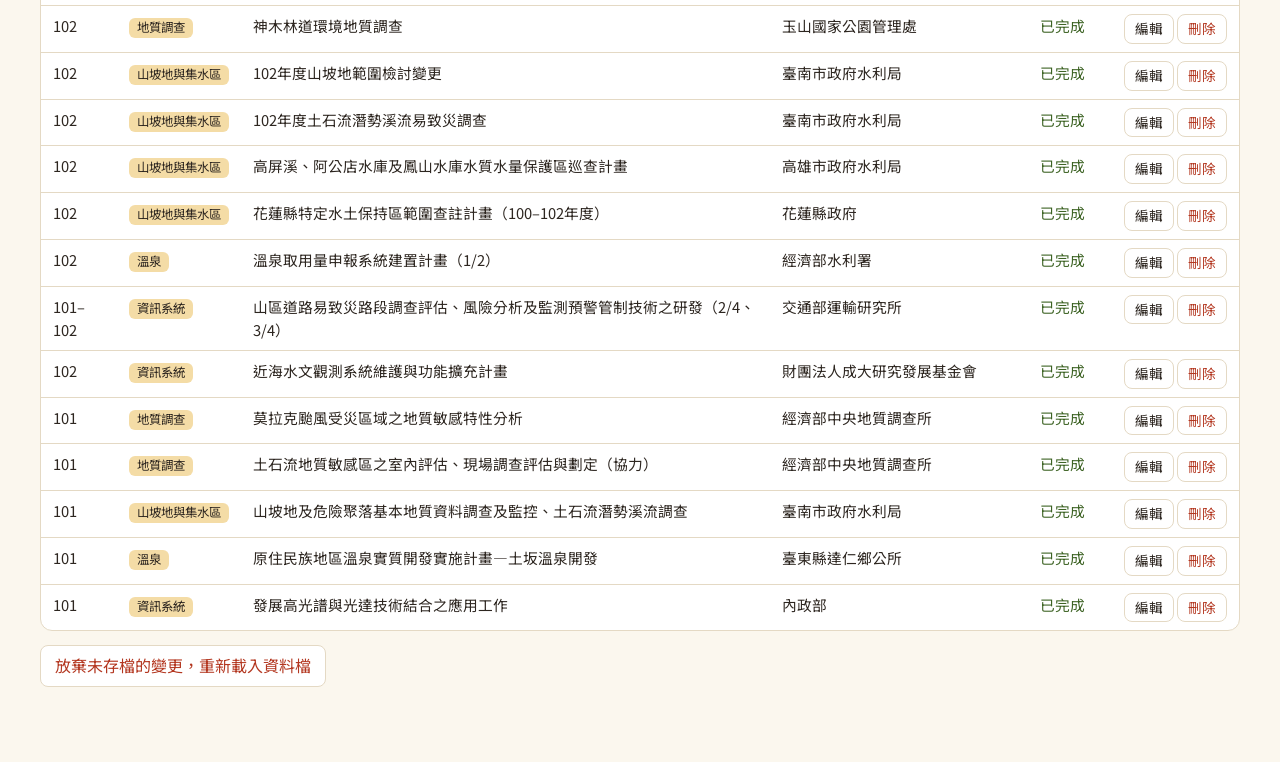
<file: admin.html>
<!doctype html>
<html lang="zh-Hant-TW">
<head>
<meta charset="utf-8">
<meta name="viewport" content="width=device-width, initial-scale=1">
<meta name="robots" content="noindex, nofollow">
<title>實績管理｜聚禾工程顧問</title>
<link rel="icon" href="assets/img/rice.png">
<link href="https://fonts.googleapis.com/css2?family=Noto+Sans+TC:wght@400;500;700&display=swap" rel="stylesheet">
<style>
  :root { --brown:#6b4423; --brown-dark:#3e2814; --gold:#e3a632; --gold-soft:#f4dca6; --cream:#fbf7ee; --sand:#f3ead6; --ink:#2d2620; --muted:#6f655a; --line:#e4d9c4; --danger:#b3361f; --ok:#3d6324; }
  * { box-sizing: border-box; }
  body { margin:0; font-family:"Noto Sans TC","Microsoft JhengHei",sans-serif; background:var(--cream); color:var(--ink); line-height:1.6; }
  header { background:var(--brown-dark); color:#fff; padding:14px 0; position:sticky; top:0; z-index:5; }
  .wrap { width:min(1200px,100% - 32px); margin-inline:auto; }
  header .wrap { display:flex; align-items:center; gap:12px; flex-wrap:wrap; }
  header h1 { font-size:1.15rem; margin:0; flex:1; display:flex; align-items:center; gap:10px; }
  header img { height:30px; background:#fff; border-radius:6px; padding:2px; }
  .state { font-size:.85rem; padding:2px 10px; border-radius:999px; background:rgba(255,255,255,.15); }
  .state.dirty { background:var(--gold); color:var(--brown-dark); font-weight:700; }
  button, .btn { font:inherit; border:1px solid var(--line); background:#fff; color:var(--ink); padding:7px 14px; border-radius:8px; cursor:pointer; text-decoration:none; display:inline-block; }
  button:hover, .btn:hover { background:var(--sand); }
  .primary { background:var(--brown); border-color:var(--brown); color:#fff; }
  .primary:hover { background:var(--brown-dark); }
  header button, header .btn { border-color:rgba(255,255,255,.3); background:transparent; color:#fff; }
  header button:hover, header .btn:hover { background:rgba(255,255,255,.12); }
  header .primary { background:var(--gold); border-color:var(--gold); color:var(--brown-dark); font-weight:700; }
  main { padding:24px 0 60px; }
  .help { background:#fff; border:1px solid var(--line); border-left:4px solid var(--gold); border-radius:10px; padding:12px 16px; font-size:.9rem; color:var(--muted); margin-bottom:18px; }
  .help ol { margin:4px 0 0; padding-left:1.3em; }
  .toolbar { display:flex; gap:10px; flex-wrap:wrap; align-items:center; margin-bottom:12px; }
  .toolbar input, .toolbar select { font:inherit; padding:7px 10px; border:1px solid var(--line); border-radius:8px; background:#fff; }
  .toolbar input { flex:1; min-width:200px; }
  .count { color:var(--muted); font-size:.9rem; }
  .table-wrap { background:#fff; border-radius:12px; border:1px solid var(--line); overflow:auto; }
  table { width:100%; border-collapse:collapse; font-size:.92rem; }
  th { background:var(--sand); text-align:left; padding:10px 12px; white-space:nowrap; position:sticky; top:0; }
  td { padding:8px 12px; border-top:1px solid var(--line); vertical-align:top; }
  td.actions { white-space:nowrap; text-align:right; }
  td.actions button { padding:3px 10px; font-size:.85rem; }
  .del { color:var(--danger); }
  .tag { display:inline-block; font-size:.78rem; padding:0 8px; border-radius:6px; background:var(--gold-soft); white-space:nowrap; }
  .st-done { color:var(--ok); } .st-other { color:var(--danger); font-weight:700; }
  dialog { border:0; border-radius:14px; padding:0; width:min(640px,100% - 32px); box-shadow:0 20px 60px rgba(0,0,0,.25); }
  dialog::backdrop { background:rgba(30,20,10,.45); }
  dialog form { padding:22px; display:grid; gap:12px; }
  dialog h2 { margin:0 0 4px; font-size:1.15rem; }
  label { display:grid; gap:4px; font-size:.88rem; color:var(--muted); }
  label input, label select, label textarea { font:inherit; color:var(--ink); padding:8px 10px; border:1px solid var(--line); border-radius:8px; background:var(--cream); }
  .row2 { display:grid; grid-template-columns:1fr 1fr; gap:12px; }
  .dlg-actions { display:flex; justify-content:flex-end; gap:8px; margin-top:6px; }
  .toast { position:fixed; bottom:20px; left:50%; transform:translateX(-50%); background:var(--brown-dark); color:#fff; padding:10px 18px; border-radius:999px; opacity:0; transition:.3s; pointer-events:none; z-index:20; }
  .toast.show { opacity:1; }
  @media (max-width:640px){ .row2{grid-template-columns:1fr;} th:nth-child(4),td:nth-child(4){display:none;} }
</style>
</head>
<body>
<header>
  <div class="wrap">
    <h1><img src="assets/img/rice.png" alt="">工作實績管理 <span id="state" class="state">已載入</span></h1>
    <button id="btn-open" title="選取網站的 assets/data/projects.js，之後可直接儲存覆蓋">開啟資料檔</button>
    <button id="btn-save" class="primary">儲存</button>
    <a class="btn" href="index.html#projects" target="_blank">預覽網站</a>
  </div>
</header>

<main class="wrap">
  <div class="help">
    <strong>使用方式</strong>
    <ol>
      <li>新增、修改或刪除實績（變更會暫存在本瀏覽器，不會遺失）。</li>
      <li>按「儲存」：若已「開啟資料檔」（Chrome／Edge），會直接覆蓋 <code>assets/data/projects.js</code>；否則會下載新的 <code>projects.js</code>，請放回網站的 <code>assets/data/</code> 資料夾覆蓋舊檔。</li>
      <li>重新整理網站即可看到更新；網站會自動依年度由新到舊排列。</li>
    </ol>
  </div>

  <div class="toolbar">
    <button id="btn-add" class="primary">＋ 新增實績</button>
    <button id="btn-paste">從 Excel 貼上</button>
    <select id="f-cat"><option value="">全部分類</option></select>
    <input id="f-q" type="search" placeholder="搜尋計畫名稱、委託單位、年度…">
    <span class="count" id="count"></span>
  </div>

  <div class="table-wrap">
    <table>
      <thead><tr><th>年度</th><th>分類</th><th>服務工作（契約）名稱</th><th>委託單位</th><th>履約狀況</th><th></th></tr></thead>
      <tbody id="rows"></tbody>
    </table>
  </div>
  <p style="margin-top:14px"><button id="btn-reset" class="del">放棄未存檔的變更，重新載入資料檔</button></p>
</main>

<dialog id="dlg">
  <form method="dialog" id="frm">
    <h2 id="dlg-title">新增實績</h2>
    <div class="row2">
      <label>分類
        <input name="category" list="cat-list" required>
      </label>
      <label>年度（民國，可填區間如 111–112）
        <input name="year" required>
      </label>
    </div>
    <label>服務工作（契約）名稱<textarea name="name" rows="2" required></textarea></label>
    <label>委託單位<input name="client" list="client-list" required></label>
    <label>履約狀況
      <input name="status" list="status-list" value="已完成">
    </label>
    <div class="dlg-actions">
      <button type="button" id="dlg-cancel">取消</button>
      <button type="submit" class="primary">確定</button>
    </div>
  </form>
</dialog>

<dialog id="dlg-paste">
  <form method="dialog" id="frm-paste">
    <h2>從 Excel 貼上</h2>
    <p style="margin:0;font-size:.88rem;color:var(--muted)">在 Excel 依序排好欄位：<b>分類｜年度｜計畫名稱｜委託單位｜履約狀況</b>（不含標題列），選取後複製貼到下方。</p>
    <textarea id="paste-text" rows="8" style="font:inherit;padding:8px;border:1px solid var(--line);border-radius:8px"></textarea>
    <div class="dlg-actions">
      <button type="button" id="paste-cancel">取消</button>
      <button type="submit" class="primary">加入</button>
    </div>
  </form>
</dialog>

<datalist id="cat-list"></datalist>
<datalist id="client-list"></datalist>
<datalist id="status-list"><option>已完成</option><option>結案中</option><option>執行中</option></datalist>
<div class="toast" id="toast"></div>

<script src="assets/data/projects.js"></script>
<script>
(() => {
  const DRAFT_KEY = 'geoharvester-projects-draft';
  const FIELDS = ['category', 'year', 'name', 'client', 'status'];
  const CAT_ORDER = ['大規模崩塌', '地質調查', '山坡地與集水區', '溫泉', '資訊系統'];
  const $ = id => document.getElementById(id);
  const esc = s => String(s ?? '').replace(/[&<>"']/g, c => ({ '&':'&amp;','<':'&lt;','>':'&gt;','"':'&quot;',"'":'&#39;' }[c]));
  const yearKey = y => Math.max(...(String(y).match(/\d+/g) || ['0']).map(Number));
  const clone = a => JSON.parse(JSON.stringify(a));

  let fileHandle = null;
  let data;
  let dirty = false;
  let editing = -1;

  // 載入：優先使用未存檔的草稿
  let draft = null;
  try { draft = JSON.parse(localStorage.getItem(DRAFT_KEY)); } catch (e) {}
  if (Array.isArray(draft)) { data = draft; dirty = true; }
  else data = clone(window.PROJECTS_DATA || []);

  function toast(msg) {
    const t = $('toast'); t.textContent = msg; t.classList.add('show');
    clearTimeout(t._h); t._h = setTimeout(() => t.classList.remove('show'), 2600);
  }
  function setDirty(v) {
    dirty = v;
    $('state').textContent = v ? '尚未儲存' : (fileHandle ? '已儲存至資料檔' : '已載入');
    $('state').classList.toggle('dirty', v);
    try { v ? localStorage.setItem(DRAFT_KEY, JSON.stringify(data)) : localStorage.removeItem(DRAFT_KEY); } catch (e) {}
  }

  function refreshLists() {
    const cats = [...new Set([...CAT_ORDER, ...data.map(d => d.category)])].filter(Boolean);
    const sel = $('f-cat'), cur = sel.value;
    sel.innerHTML = '<option value="">全部分類</option>' + cats.map(c => `<option>${esc(c)}</option>`).join('');
    sel.value = cur;
    $('cat-list').innerHTML = cats.map(c => `<option value="${esc(c)}">`).join('');
    $('client-list').innerHTML = [...new Set(data.map(d => d.client))].filter(Boolean).sort().map(c => `<option value="${esc(c)}">`).join('');
  }

  function render() {
    const cat = $('f-cat').value, q = $('f-q').value.trim().toLowerCase();
    const list = data.map((d, i) => ({ d, i }))
      .filter(({ d }) => (!cat || d.category === cat) && (!q || FIELDS.some(f => String(d[f] || '').toLowerCase().includes(q))))
      .sort((a, b) => yearKey(b.d.year) - yearKey(a.d.year) || a.i - b.i);
    $('rows').innerHTML = list.map(({ d, i }) => `
      <tr>
        <td>${esc(d.year)}</td>
        <td><span class="tag">${esc(d.category)}</span></td>
        <td>${esc(d.name)}</td>
        <td>${esc(d.client)}</td>
        <td class="${d.status === '已完成' ? 'st-done' : 'st-other'}">${esc(d.status)}</td>
        <td class="actions"><button data-edit="${i}">編輯</button> <button class="del" data-del="${i}">刪除</button></td>
      </tr>`).join('') || '<tr><td colspan="6" style="text-align:center;color:var(--muted);padding:24px">沒有符合的資料</td></tr>';
    $('count').textContent = `顯示 ${list.length}／共 ${data.length} 件`;
  }

  function openForm(i) {
    editing = i;
    const d = i >= 0 ? data[i] : { category: $('f-cat').value || '', year: '', name: '', client: '', status: '已完成' };
    $('dlg-title').textContent = i >= 0 ? '編輯實績' : '新增實績';
    FIELDS.forEach(f => $('frm').elements[f].value = d[f] || '');
    $('dlg').showModal();
  }

  $('frm').addEventListener('submit', () => {
    const el = $('frm').elements;
    const rec = Object.fromEntries(FIELDS.map(f => [f, el[f].value.trim()]));
    if (editing >= 0) data[editing] = rec; else data.unshift(rec);
    setDirty(true); refreshLists(); render();
    toast(editing >= 0 ? '已更新' : '已新增');
  });
  $('dlg-cancel').onclick = () => $('dlg').close();

  $('rows').addEventListener('click', e => {
    const b = e.target.closest('button'); if (!b) return;
    if (b.dataset.edit) openForm(+b.dataset.edit);
    if (b.dataset.del) {
      const i = +b.dataset.del;
      if (confirm(`確定刪除？\n\n${data[i].year}｜${data[i].name}`)) {
        data.splice(i, 1); setDirty(true); refreshLists(); render(); toast('已刪除');
      }
    }
  });

  $('btn-add').onclick = () => openForm(-1);
  $('f-cat').onchange = render;
  $('f-q').oninput = render;

  // Excel 貼上
  $('btn-paste').onclick = () => { $('paste-text').value = ''; $('dlg-paste').showModal(); };
  $('paste-cancel').onclick = () => $('dlg-paste').close();
  $('frm-paste').addEventListener('submit', () => {
    const recs = $('paste-text').value.split(/\r?\n/).map(l => l.split('\t').map(s => s.trim()))
      .filter(c => c.length >= 4 && c[2])
      .map(c => ({ category: c[0], year: c[1], name: c[2], client: c[3], status: c[4] || '已完成' }));
    if (!recs.length) { toast('沒有讀到資料，請確認欄位順序與 Tab 分隔'); return; }
    data.unshift(...recs); setDirty(true); refreshLists(); render(); toast(`已加入 ${recs.length} 筆`);
  });

  // 檔案輸出
  function serialize() {
    const lines = data.map(d => '  ' + JSON.stringify(Object.fromEntries(FIELDS.map(f => [f, d[f] || '']))));
    return '// 聚禾工程顧問有限公司 工作實績資料\n' +
      '// 請使用 admin.html（實績管理）編輯後存檔覆蓋本檔；亦可手動編輯，格式需維持 JSON。\n' +
      '// 欄位：category 分類｜year 年度（民國）｜name 計畫名稱｜client 委託單位｜status 履約狀況\n' +
      `// 最後更新：${new Date().toLocaleString('zh-TW')}\n` +
      'window.PROJECTS_DATA = [\n' + lines.join(',\n') + '\n];\n';
  }
  function parseFile(text) {
    const m = text.match(/=\s*(\[[\s\S]*\])\s*;?\s*$/);
    const arr = JSON.parse(m ? m[1] : text);
    if (!Array.isArray(arr)) throw new Error('格式不符');
    return arr;
  }

  $('btn-open').onclick = async () => {
    if (!window.showOpenFilePicker) { toast('此瀏覽器不支援直接開檔，請使用 Chrome 或 Edge；或直接按「儲存」下載'); return; }
    try {
      [fileHandle] = await window.showOpenFilePicker({ types: [{ description: 'projects.js', accept: { 'text/javascript': ['.js'] } }] });
      const arr = parseFile(await (await fileHandle.getFile()).text());
      if (dirty && !confirm('目前有未儲存的變更。\n按「確定」以開啟的檔案內容取代；按「取消」保留目前變更（稍後儲存時會寫入此檔）。')) {
        setDirty(true);
      } else {
        data = arr; setDirty(false);
      }
      refreshLists(); render(); toast(`已連結資料檔：${fileHandle.name}`);
    } catch (e) { if (e.name !== 'AbortError') alert('開啟失敗：' + e.message); }
  };

  $('btn-save').onclick = async () => {
    const text = serialize();
    if (fileHandle) {
      try {
        const w = await fileHandle.createWritable(); await w.write(text); await w.close();
        setDirty(false); toast('已儲存至資料檔'); return;
      } catch (e) { alert('寫入失敗，改為下載檔案：' + e.message); }
    }
    const a = document.createElement('a');
    a.href = URL.createObjectURL(new Blob([text], { type: 'text/javascript' }));
    a.download = 'projects.js'; a.click(); URL.revokeObjectURL(a.href);
    setDirty(false);
    toast('已下載 projects.js，請覆蓋網站 assets/data/projects.js');
  };

  $('btn-reset').onclick = () => {
    if (!confirm('確定放棄所有未儲存的變更？')) return;
    try { localStorage.removeItem(DRAFT_KEY); } catch (e) {}
    location.reload();
  };

  window.addEventListener('beforeunload', e => { if (dirty) { e.preventDefault(); e.returnValue = ''; } });

  setDirty(dirty);
  refreshLists();
  render();
})();
</script>
</body>
</html>
</file>
<file: assets/css/style.css>
:root {
  --brown: #6b4423;
  --brown-dark: #3e2814;
  --gold: #e3a632;
  --gold-soft: #f4dca6;
  --green: #5d8a3a;
  --cream: #fbf7ee;
  --sand: #f3ead6;
  --ink: #2d2620;
  --muted: #6f655a;
  --line: #e4d9c4;
  --radius: 14px;
  --shadow: 0 10px 30px rgba(62, 40, 20, .08);
}

* { box-sizing: border-box; }
html { scroll-behavior: smooth; scroll-padding-top: 76px; }
body {
  margin: 0;
  font-family: "Noto Sans TC", "Microsoft JhengHei", system-ui, sans-serif;
  color: var(--ink);
  background: var(--cream);
  line-height: 1.8;
  font-size: 16px;
}
img { max-width: 100%; display: block; }
a { color: var(--brown); }
h1, h2, h3 { font-family: "Noto Serif TC", "Noto Sans TC", serif; line-height: 1.35; color: var(--brown-dark); }
h2 { font-size: clamp(1.7rem, 3vw, 2.3rem); margin: 0 0 .6em; }
h3 { font-size: 1.15rem; margin: 0 0 .4em; }
.wrap { width: min(1160px, 100% - 32px); margin-inline: auto; }

/* Header */
.site-header {
  position: sticky; top: 0; z-index: 50;
  background: rgba(251, 247, 238, .92);
  backdrop-filter: blur(8px);
  border-bottom: 1px solid var(--line);
}
.header-inner { display: flex; align-items: center; justify-content: space-between; height: 68px; }
.brand { display: flex; align-items: center; gap: 10px; text-decoration: none; color: var(--brown-dark); }
.brand-mark { height: 44px; width: auto; }
.brand-text { display: flex; flex-direction: column; line-height: 1.2; }
.brand-text strong { font-family: "Noto Serif TC", serif; font-size: 1.05rem; }
.brand-text small { font-size: .7rem; color: var(--muted); letter-spacing: .02em; }
.nav { display: flex; gap: 4px; align-items: center; }
.nav a { text-decoration: none; color: var(--ink); padding: 8px 12px; border-radius: 8px; font-size: .95rem; }
.nav a:hover { background: var(--sand); }
.nav a.nav-cta { background: var(--brown); color: #fff; }
.nav a.nav-cta:hover { background: var(--brown-dark); }
.nav-toggle { display: none; background: none; border: 0; padding: 8px; cursor: pointer; }
.nav-toggle span { display: block; width: 24px; height: 2px; background: var(--brown-dark); margin: 5px 0; transition: .2s; }

/* Hero */
.hero {
  position: relative;
  background:
    radial-gradient(circle at 85% 20%, rgba(227, 166, 50, .18), transparent 45%),
    radial-gradient(circle at 10% 90%, rgba(93, 138, 58, .12), transparent 40%),
    var(--cream);
  padding: 72px 0 150px;
  overflow: hidden;
}
.hero-inner { display: grid; grid-template-columns: 1.2fr 1fr; gap: 40px; align-items: center; }
.eyebrow { color: var(--green); font-weight: 700; letter-spacing: .12em; text-transform: uppercase; font-size: .85rem; margin: 0 0 8px; }
.hero h1 { font-size: clamp(2.4rem, 6vw, 4rem); margin: 0 0 18px; letter-spacing: .06em; }
.lead { font-size: 1.1rem; color: var(--muted); max-width: 34em; }
.hero-actions { display: flex; gap: 12px; flex-wrap: wrap; margin-top: 26px; }
.hero-art img { width: 100%; max-width: 440px; margin-left: auto; border-radius: var(--radius); box-shadow: var(--shadow); }
.strata { position: absolute; left: 0; bottom: 0; width: 100%; height: 120px; }

.btn { display: inline-block; padding: 12px 24px; border-radius: 999px; text-decoration: none; font-weight: 700; border: 2px solid transparent; cursor: pointer; font: inherit; font-weight: 700; }
.btn-primary { background: var(--brown); color: #fff; }
.btn-primary:hover { background: var(--brown-dark); }
.btn-ghost { border-color: var(--brown); color: var(--brown); background: transparent; }
.btn-ghost:hover { background: var(--sand); }

/* Stats */
.stats { background: var(--brown-dark); color: #fff; padding: 28px 0; }
.stats-grid { display: grid; grid-template-columns: repeat(4, 1fr); gap: 16px; text-align: center; }
.stat b { display: block; font-family: "Noto Serif TC", serif; font-size: 2rem; color: var(--gold); line-height: 1.2; }
.stat sup { font-size: .55em; }
.stat span { font-size: .9rem; opacity: .85; }

/* Sections */
.section { padding: 88px 0; }
.section-alt { background: var(--sand); }
.kicker { color: var(--gold); font-weight: 700; letter-spacing: .2em; font-size: .8rem; margin: 0 0 4px; }
.section-lead { color: var(--muted); max-width: 46em; margin-bottom: 36px; }

/* About */
.about-grid { display: grid; grid-template-columns: 1.1fr 1fr; gap: 56px; }
.about-values { display: grid; gap: 14px; align-content: start; }
.value { display: flex; gap: 16px; background: #fff; padding: 18px 20px; border-radius: var(--radius); box-shadow: var(--shadow); }
.value p { margin: 0; color: var(--muted); font-size: .95rem; }
.value-icon { flex: none; width: 48px; height: 48px; border-radius: 50%; display: grid; place-items: center; background: var(--gold-soft); color: var(--brown-dark); font-family: "Noto Serif TC", serif; font-size: 1.3rem; font-weight: 700; }

/* Service cards */
.cards { display: grid; grid-template-columns: repeat(4, 1fr); gap: 18px; }
.card { background: #fff; border-radius: var(--radius); padding: 24px 22px; box-shadow: var(--shadow); border-top: 4px solid var(--gold); transition: transform .2s; }
.card:hover { transform: translateY(-4px); }
.card p { color: var(--muted); font-size: .93rem; margin: 0; }
.card-icon { font-size: 1.8rem; margin-bottom: 8px; }

/* Projects */
.filters { display: flex; flex-wrap: wrap; gap: 8px; margin-bottom: 18px; }
.filters button { font: inherit; font-size: .92rem; border: 1px solid var(--line); background: #fff; padding: 6px 16px; border-radius: 999px; cursor: pointer; color: var(--ink); }
.filters button[aria-selected="true"] { background: var(--brown); border-color: var(--brown); color: #fff; }
.project-table-wrap { background: #fff; border-radius: var(--radius); box-shadow: var(--shadow); overflow: hidden; }
.project-table { width: 100%; border-collapse: collapse; font-size: .95rem; }
.project-table th { text-align: left; background: var(--brown-dark); color: #fff; padding: 12px 16px; font-weight: 500; }
.project-table td { padding: 11px 16px; border-bottom: 1px solid var(--line); vertical-align: top; }
.project-table tr:last-child td { border-bottom: 0; }
.project-table td:first-child { white-space: nowrap; color: var(--brown); font-weight: 700; width: 90px; }
.project-table td:last-child { color: var(--muted); width: 32%; }
.project-table .cat { display: inline-block; font-size: .75rem; padding: 0 8px; border-radius: 6px; background: var(--gold-soft); color: var(--brown-dark); margin-right: 6px; vertical-align: 1px; }
.project-table .status { display: inline-block; font-size: .75rem; padding: 0 8px; border-radius: 6px; background: #e3f0d6; color: #3d6324; margin-left: 8px; vertical-align: 1px; }
.more-btn { display: block; margin: 18px auto 0; }
.more-btn[hidden] { display: none; }
.note { font-size: .85rem; color: var(--muted); }
.gallery { margin-top: 40px; display: grid; grid-template-columns: repeat(5, 1fr); gap: 14px; }
.gallery figure { margin: 0; background: #fff; border-radius: 12px; overflow: hidden; box-shadow: var(--shadow); }
.gallery img { width: 100%; aspect-ratio: 4/3; object-fit: cover; }
.gallery figcaption { padding: 8px 12px; font-size: .82rem; color: var(--muted); }

/* Tech */
.section-dark { background: linear-gradient(160deg, #2f2014, #4a3220); color: #f3ead6; }
.section-dark h2, .section-dark h3 { color: #fff; }
.section-dark .section-lead { color: #d9ccb4; }
.tech-grid { display: grid; grid-template-columns: repeat(2, 1fr); gap: 18px; }
.tech-item { background: rgba(255, 255, 255, .06); border: 1px solid rgba(255, 255, 255, .12); border-radius: var(--radius); overflow: hidden; display: grid; grid-template-columns: 160px 1fr; }
.tech-item img { width: 100%; height: 100%; object-fit: cover; background: #fff; max-height: 260px; }
.tech-item > div { padding: 18px 20px; }
.tech-item p { margin: 0; font-size: .93rem; color: #d9ccb4; }
.tech-wide { grid-column: 1 / -1; grid-template-columns: 1.2fr 1fr; }
.tech-wide img { max-height: 360px; object-position: top; }
.tech-wide > div { display: flex; flex-direction: column; justify-content: center; padding: 28px; }
.oss-head { display: flex; align-items: baseline; justify-content: space-between; margin: 44px 0 14px; }
.oss-head h3 { font-size: 1.35rem; margin: 0; }
.oss-head h3 small { font-family: "Noto Sans TC", sans-serif; font-size: .8rem; color: var(--gold); font-weight: 500; margin-left: 6px; letter-spacing: .1em; }
.oss-all { color: var(--gold); text-decoration: none; font-size: .92rem; }
.oss-all:hover { text-decoration: underline; }
.oss-grid { display: grid; grid-template-columns: repeat(3, 1fr); gap: 14px; }
.oss { display: flex; flex-direction: column; gap: 4px; padding: 16px 18px; border-radius: 12px; text-decoration: none; background: rgba(255, 255, 255, .06); border: 1px solid rgba(255, 255, 255, .12); color: #f3ead6; transition: background .2s, border-color .2s, transform .2s; }
.oss:hover { background: rgba(255, 255, 255, .1); border-color: var(--gold); transform: translateY(-2px); }
.oss b { color: #fff; font-size: 1rem; }
.oss b::after { content: " ↗"; color: var(--gold); font-weight: 400; }
.oss span:last-child { font-size: .88rem; color: #d9ccb4; line-height: 1.6; }
.oss-type { align-self: flex-start; font-size: .72rem; padding: 0 8px; border-radius: 6px; background: rgba(227, 166, 50, .2); color: var(--gold); }
.tags { list-style: none; padding: 0; margin: 28px 0 0; display: flex; flex-wrap: wrap; gap: 8px; }
.tags li { border: 1px solid rgba(227, 166, 50, .6); color: var(--gold); padding: 4px 14px; border-radius: 999px; font-size: .85rem; }

/* Team */
.team-grid { display: grid; grid-template-columns: 1fr; gap: 18px; max-width: 860px; }
.person { display: flex; gap: 20px; background: #fff; border-radius: var(--radius); padding: 24px; box-shadow: var(--shadow); }
.person p { margin: .4em 0 0; color: var(--muted); font-size: .95rem; }
.person ul { margin: .6em 0 0; padding-left: 1.2em; font-size: .95rem; }
.person h3 small { font-family: "Noto Sans TC", sans-serif; font-size: .8rem; color: var(--green); font-weight: 500; margin-left: 6px; }
.person .role { color: var(--brown); font-weight: 700; margin: 0; }
.avatar { flex: none; width: 64px; height: 64px; border-radius: 50%; background: linear-gradient(135deg, var(--gold), var(--brown)); color: #fff; display: grid; place-items: center; font-family: "Noto Serif TC", serif; font-size: 1.6rem; }

/* Research */
.research-grid { display: grid; grid-template-columns: 1fr 1.6fr; gap: 48px; }
.book-row { display: flex; gap: 18px; margin-bottom: 24px; }
.book-row figure { margin: 0; flex: 1; }
.book-row img { height: 180px; width: auto; border-radius: 6px; box-shadow: var(--shadow); }
.book-row figcaption { font-size: .85rem; margin-top: 8px; }
.papers { padding-left: 1.3em; margin: 0; font-size: .93rem; }
.papers li { margin-bottom: 10px; }

/* Contact */
.contact-grid { display: grid; grid-template-columns: 1fr 1fr; gap: 48px; align-items: start; }
.contact-list { display: grid; grid-template-columns: 90px 1fr; gap: 8px 12px; margin: 20px 0 28px; }
.contact-list dt { color: var(--muted); }
.contact-list dd { margin: 0; font-weight: 500; overflow-wrap: anywhere; }
.contact-form { display: grid; gap: 12px; background: #fff; padding: 22px; border-radius: var(--radius); box-shadow: var(--shadow); }
.contact-form .row { display: grid; grid-template-columns: 1fr 1fr; gap: 12px; }
.contact-form label { display: grid; gap: 4px; font-size: .9rem; color: var(--muted); }
.contact-form input, .contact-form select, .contact-form textarea { font: inherit; padding: 10px 12px; border: 1px solid var(--line); border-radius: 8px; background: var(--cream); color: var(--ink); }
.contact-form button { justify-self: start; }
.map iframe { width: 100%; height: 520px; border: 0; border-radius: var(--radius); box-shadow: var(--shadow); }

/* Footer */
.site-footer { background: #fff; border-top: 1px solid var(--line); padding: 28px 0; font-size: .85rem; color: var(--muted); }
.footer-inner { display: flex; align-items: center; justify-content: space-between; gap: 16px; flex-wrap: wrap; }
.footer-logo { height: 40px; width: auto; }
.footer-inner p { margin: 0; }
.to-top { text-decoration: none; }

/* Responsive */
@media (max-width: 1000px) {
  .cards { grid-template-columns: repeat(2, 1fr); }
  .gallery { grid-template-columns: repeat(3, 1fr); }
  .oss-grid { grid-template-columns: repeat(2, 1fr); }
  .nav { position: fixed; inset: 68px 0 auto 0; flex-direction: column; align-items: stretch; background: var(--cream); padding: 12px 16px 20px; border-bottom: 1px solid var(--line); display: none; }
  .nav.open { display: flex; }
  .nav a { padding: 12px; }
  .nav-toggle { display: block; }
}
@media (max-width: 760px) {
  .hero { padding: 48px 0 120px; }
  .hero-inner, .about-grid, .team-grid, .research-grid, .contact-grid, .tech-grid { grid-template-columns: 1fr; }
  .hero-art { display: none; }
  .stats-grid { grid-template-columns: repeat(2, 1fr); }
  .cards { grid-template-columns: 1fr; }
  .gallery { grid-template-columns: repeat(2, 1fr); }
  .oss-grid { grid-template-columns: 1fr; }
  .tech-item, .tech-wide { grid-template-columns: 1fr; }
  .tech-item img { max-height: 220px; object-position: top; }
  .section { padding: 64px 0; }
  .project-table td:last-child { width: auto; }
  .project-table thead { display: none; }
  .project-table tr { display: block; padding: 10px 16px; border-bottom: 1px solid var(--line); }
  .project-table td { display: block; padding: 2px 0; border: 0; width: auto !important; }
  .contact-form .row { grid-template-columns: 1fr; }
  .map iframe { height: 320px; }
  .brand-text small { display: none; }
}
</file>
